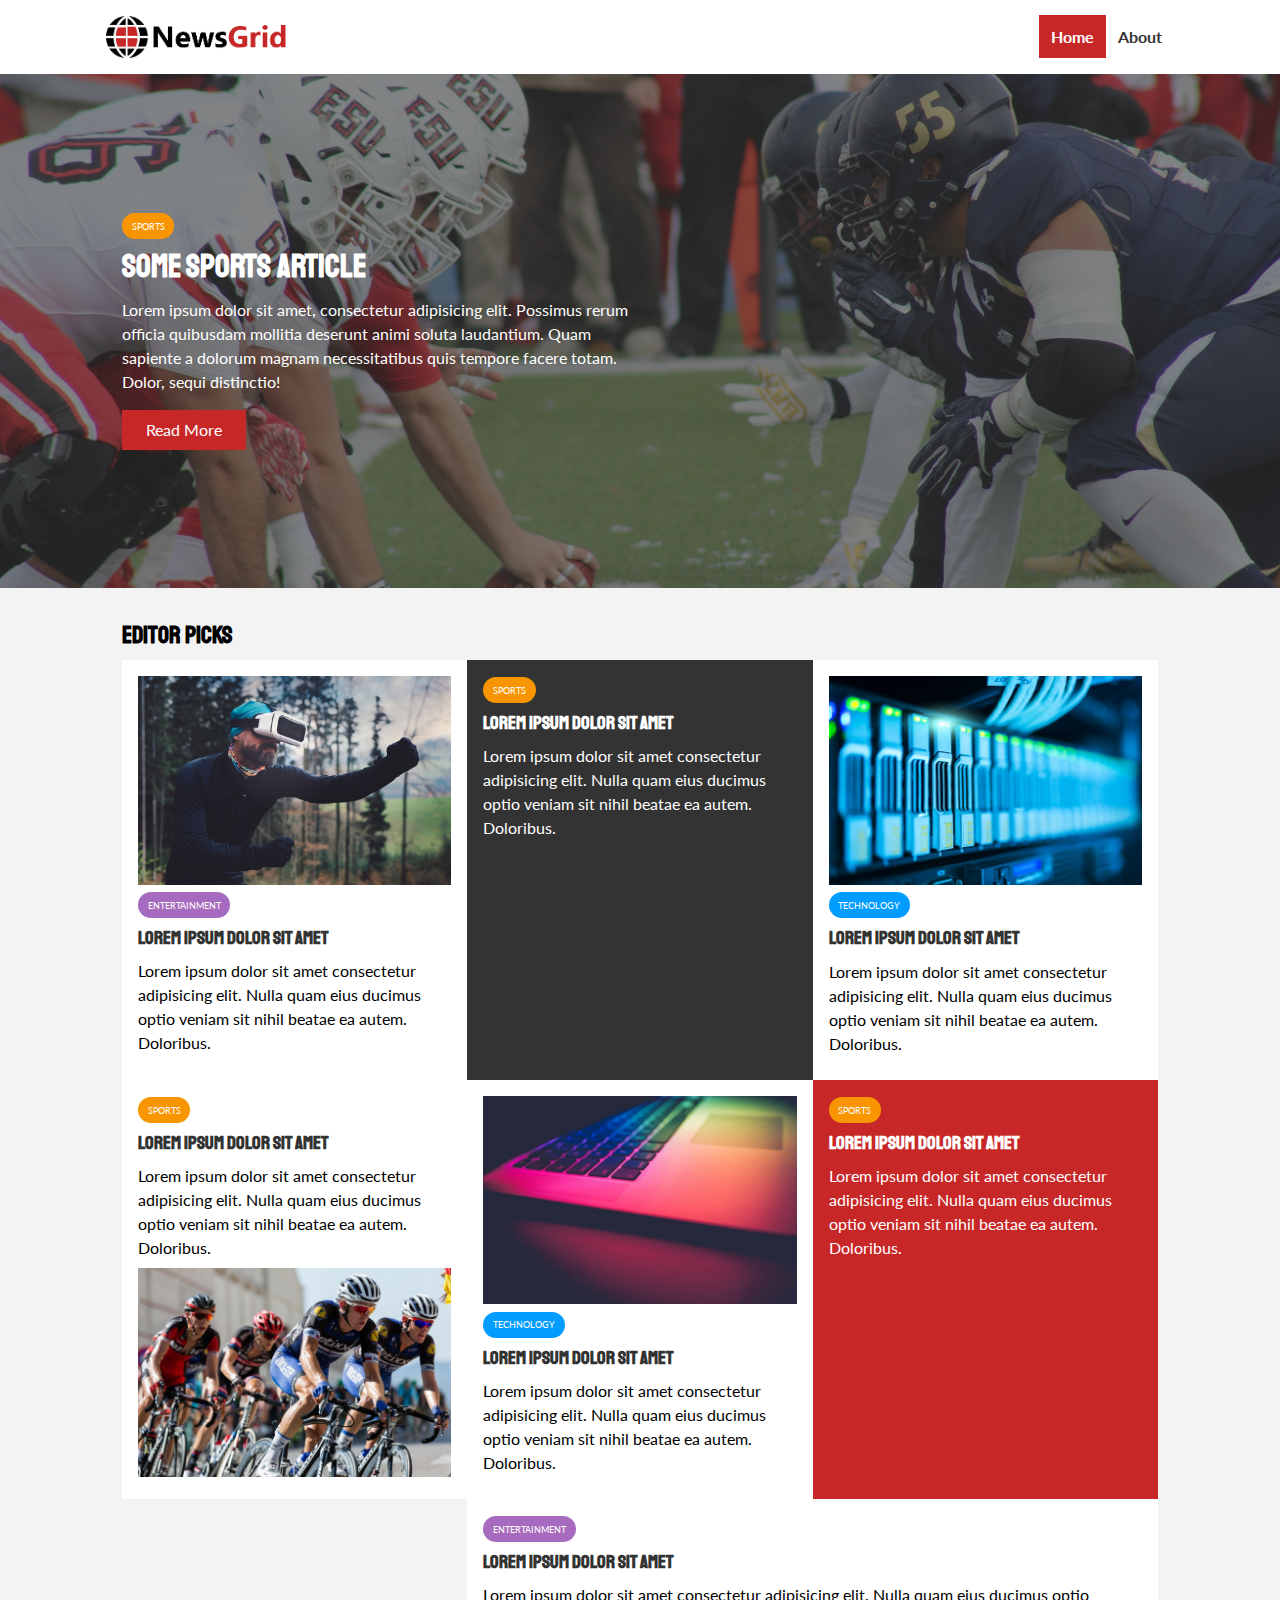
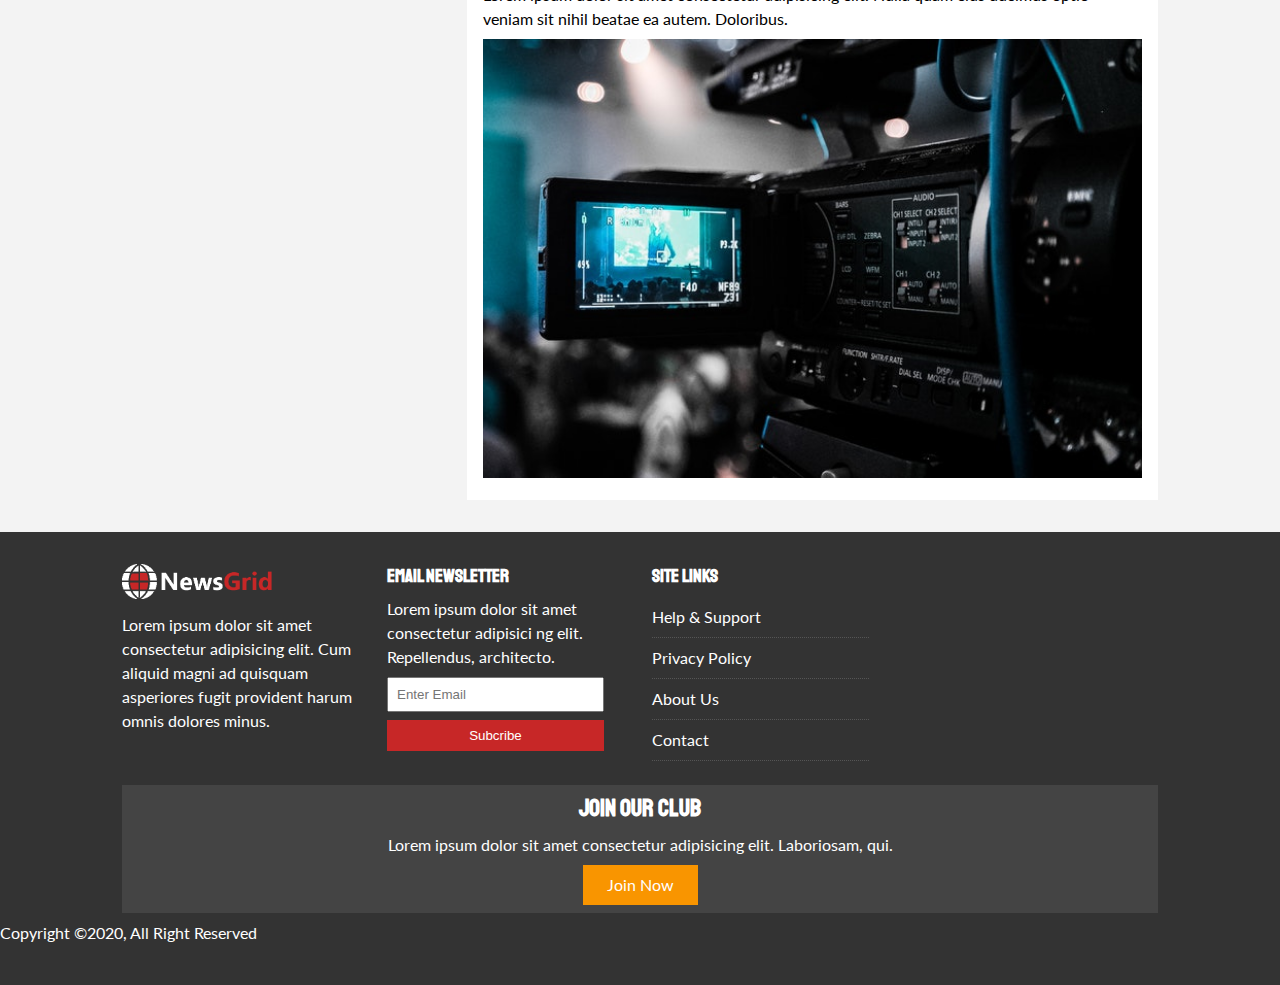
<file: index.html>
<!DOCTYPE html>
<html lang="en">

<head>
    <meta charset="UTF-8">
    <meta name="viewport" content="width=device-width, initial-scale=1.0">
    <meta http-equiv="X-UA-Compatible" content="ie=edge">
    <link rel="stylesheet" href="https://use.fontawesome.com/releases/v5.6.3/css/all.css" integrity="sha384-UHRtZLI+pbxtHCWp1t77Bi1L4ZtiqrqD80Kn4Z8NTSRyMA2Fd33n5dQ8lWUE00s/" crossorigin="anonymous">
    <link href="https://fonts.googleapis.com/css?family=Lato|Staatliches" rel="stylesheet">
    <link rel="stylesheet" href="css/style.css">
    <link rel="stylesheet" media="screen and (max-width: 768px)" href="css/mobile.css">
    <link rel="shortcut icon" type="image/x-icon" href="favicon.ico">
    <title>NewsGrid | Latest News</title>
</head>

<body>
    <nav id="main-nav">
        <div class="container">
            <img src="image_resources/logo.png" alt="NewsGrid" class="logo">
            <div class="social">
                <a href="http://facebook.com" target="_blank"><i class="fab fa-facebook fa-2x"></i></a>
                <a href="http://twitter.com" target="_blank"><i class="fab fa-twitter fa-2x"></i></a>
                <a href="http://instagram.com" target="_blank"><i class="fab fa-instagram fa-2x"></i></a>
                <a href="http://youtube.com" target="_blank"><i class="fab fa-youtube fa-2x"></i></a>
            </div>
            <ul>
                <li><a class="current" href="index.html">Home</a></li>
                <li><a href="about.html">About</a></li>
            </ul>
        </div>
    </nav>

    <!-- Showcase -->
    <header id="showcase">
        <div class="container">
            <div class="showcase-container">
                <div class="showcase-content">
                    <div class="category category-sports">Sports</div>
                    <h1>Some Sports Article</h1>
                    <p>Lorem ipsum dolor sit amet, consectetur adipisicing elit. Possimus rerum officia quibusdam mollitia deserunt animi soluta laudantium. Quam sapiente a dolorum magnam necessitatibus quis tempore facere totam. Dolor, sequi distinctio!</p>
                    <a href="article.html" class="btn btn-primary">Read More</a>
                </div>
            </div>
        </div>
    </header>

    <!-- Home Articles -->
    <section id="home-articles" class="py-2">
        <div class="container">
            <h2>Editor Picks</h2>
            <div class="articles-container">
                <article class="card">
                    <img src="image_resources/articles/ent1.jpg" alt="">
                    <div>
                        <div class="category category-ent">Entertainment</div>
                        <h3>
                            <a href="article.html">Lorem ipsum dolor sit amet</a>
                        </h3>
                        <p>Lorem ipsum dolor sit amet consectetur adipisicing elit. Nulla quam eius ducimus optio veniam sit nihil beatae ea autem. Doloribus.</p>
                    </div>
                </article>
                <article class="card bg-dark">
                    <div class="category category-sports">Sports</div>
                    <h3>
                        <a href="article.html">Lorem ipsum dolor sit amet</a>
                    </h3>
                    <p>Lorem ipsum dolor sit amet consectetur adipisicing elit. Nulla quam eius ducimus optio veniam sit nihil beatae ea autem. Doloribus.</p>
                </article>
                <article class="card">
                    <img src="image_resources/articles/tech1.jpg" alt="">
                    <div class="category category-tech">Technology</div>
                    <h3>
                        <a href="article.html">Lorem ipsum dolor sit amet</a>
                    </h3>
                    <p>Lorem ipsum dolor sit amet consectetur adipisicing elit. Nulla quam eius ducimus optio veniam sit nihil beatae ea autem. Doloribus.</p>
                </article>
                <article class="card">
                    <div class="category category-sports">Sports</div>
                    <h3>
                        <a href="article.html">Lorem ipsum dolor sit amet</a>
                    </h3>
                    <p>Lorem ipsum dolor sit amet consectetur adipisicing elit. Nulla quam eius ducimus optio veniam sit nihil beatae ea autem. Doloribus.</p>
                    <img src="image_resources/articles/sports1.jpg" alt="">
                </article>
                <article class="card">
                    <img src="image_resources/articles/tech2.jpg" alt="">
                    <div class="category category-tech">Technology</div>
                    <h3>
                        <a href="article.html">Lorem ipsum dolor sit amet</a>
                    </h3>
                    <p>Lorem ipsum dolor sit amet consectetur adipisicing elit. Nulla quam eius ducimus optio veniam sit nihil beatae ea autem. Doloribus.</p>
                </article>
                <article class="card bg-primary">
                    <div class="category category-sports">Sports</div>
                    <h3>
                        <a href="article.html">Lorem ipsum dolor sit amet</a>
                    </h3>
                    <p>Lorem ipsum dolor sit amet consectetur adipisicing elit. Nulla quam eius ducimus optio veniam sit nihil beatae ea autem. Doloribus.</p>
                </article>
                <article class="card">
                    <div>
                        <div class="category category-ent">Entertainment</div>
                        <h3>
                            <a href="article.html">Lorem ipsum dolor sit amet</a>
                        </h3>
                        <p>Lorem ipsum dolor sit amet consectetur adipisicing elit. Nulla quam eius ducimus optio veniam sit nihil beatae ea autem. Doloribus.</p>
                    </div>
                    <img src="image_resources/articles/ent2.jpg" alt="">
                </article>
            </div>
        </div>
    </section>

    <!-- Footer -->
    <footer id="main-footer" class="py-2">
        <div class="container footer-container">
            <div>
                <img src="image_resources/logo_light.png" alt="News Grid">
                <p>Lorem ipsum dolor sit amet consectetur adipisicing elit. Cum aliquid magni ad quisquam asperiores fugit provident harum omnis dolores minus.</p>
            </div>
            <div>
                <h3>Email NewsLetter</h3>
                <p>Lorem ipsum dolor sit amet consectetur adipisici ng elit. Repellendus, architecto.</p>

                <form name="contact" method="POST" data-netlify="true">
                    <input type="email" name="email" placeholder="Enter Email">
                    <input type="submit" value="Subcribe" class="btn btn-primary">
                </form>
            </div>
            <div>
                <h3>Site Links</h3>
                <ul class="list">
                    <li><a href="#">Help & Support</a></li>
                    <li><a href="#">Privacy Policy</a></li>
                    <li><a href="#">About Us</a></li>
                    <li><a href="#">Contact</a></li>
                </ul>
            </div>
            <div>
                <h2>Join Our Club</h2>
                <p>Lorem ipsum dolor sit amet consectetur adipisicing elit. Laboriosam, qui.</p>
                <a href="#" class="btn btn-secondary">Join Now</a>
            </div>

        </div>
        <div>
            <p>
                Copyright &copy;2020, All Right Reserved
            </p>
        </div>
    </footer>

</body>

</html>
</file>
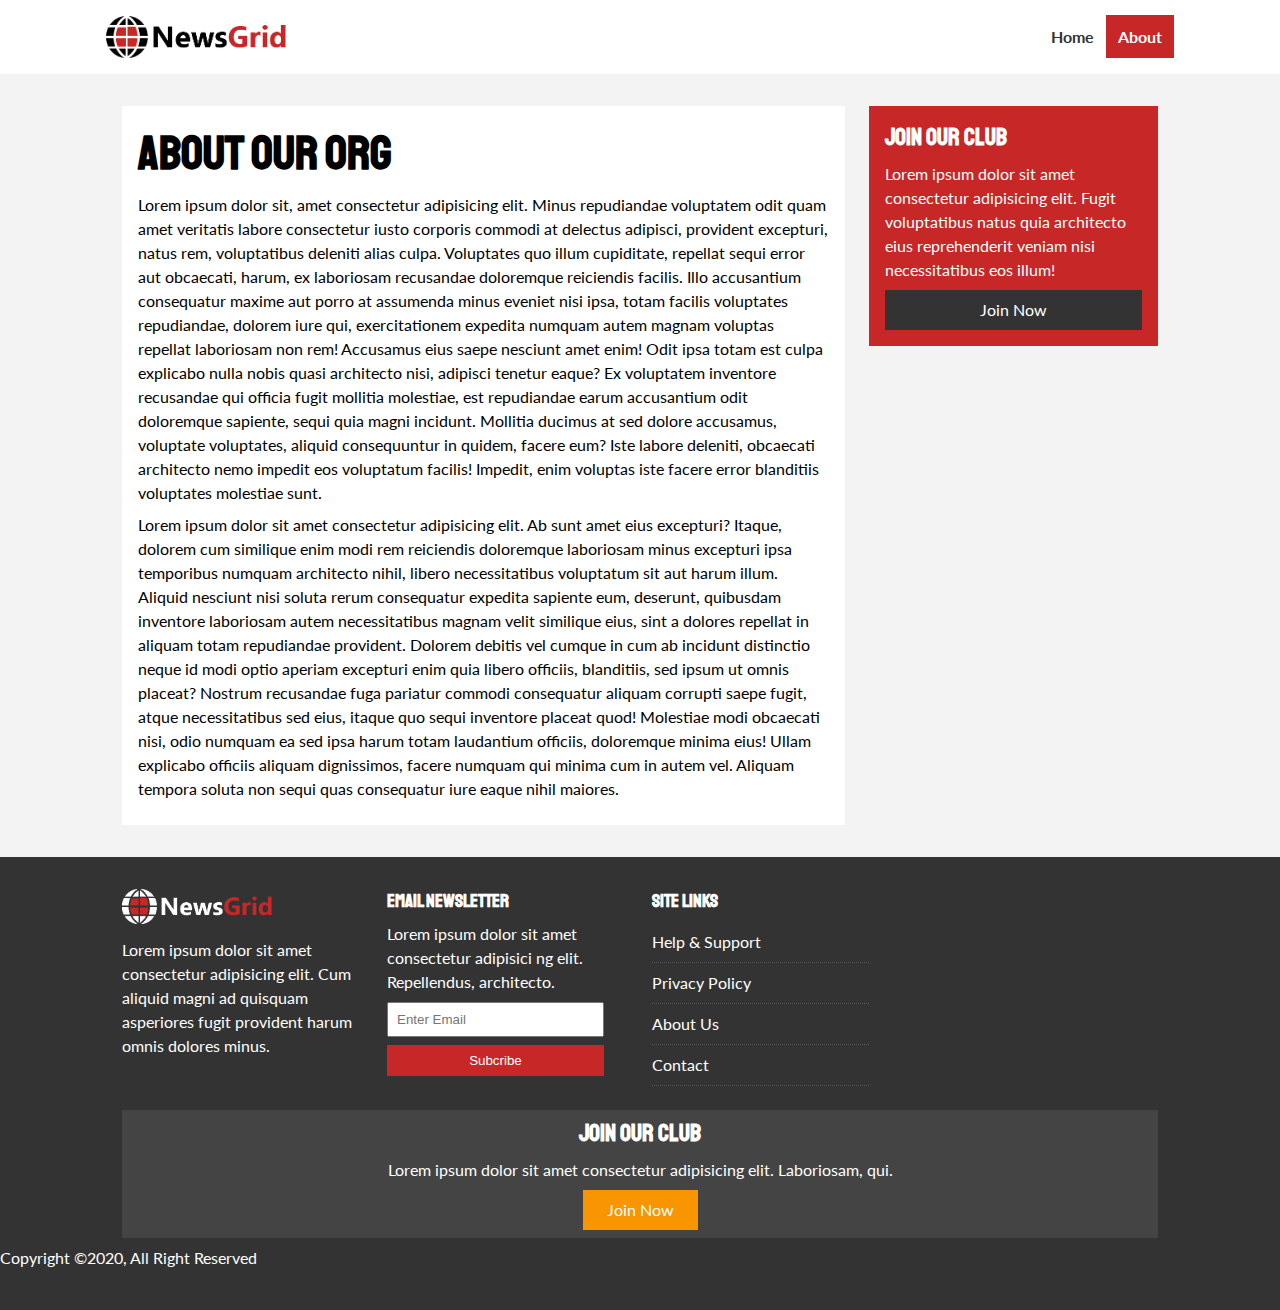
<file: about.html>
<!DOCTYPE html>
<html lang="en">

<head>
    <meta charset="UTF-8">
    <meta name="viewport" content="width=device-width, initial-scale=1.0">
    <meta http-equiv="X-UA-Compatible" content="ie=edge">
    <link rel="stylesheet" href="https://use.fontawesome.com/releases/v5.6.3/css/all.css" integrity="sha384-UHRtZLI+pbxtHCWp1t77Bi1L4ZtiqrqD80Kn4Z8NTSRyMA2Fd33n5dQ8lWUE00s/" crossorigin="anonymous">
    <link href="https://fonts.googleapis.com/css?family=Lato|Staatliches" rel="stylesheet">
    <link rel="stylesheet" href="css/style.css">
    <link rel="stylesheet" media="screen and (max-width: 768px)" href="css/mobile.css">
    <link rel="shortcut icon" type="image/x-icon" href="favicon.ico">
    <title>NewsGrid | About</title>
</head>

<body>
    <nav id="main-nav">
        <div class="container">
            <img src="image_resources/logo.png" alt="NewsGrid" class="logo">
            <div class="social">
                <a href="http://facebook.com" target="_blank"><i class="fab fa-facebook fa-2x"></i></a>
                <a href="http://twitter.com" target="_blank"><i class="fab fa-twitter fa-2x"></i></a>
                <a href="http://instagram.com" target="_blank"><i class="fab fa-instagram fa-2x"></i></a>
                <a href="http://youtube.com" target="_blank"><i class="fab fa-youtube fa-2x"></i></a>
            </div>
            <ul>
                <li><a href="index.html">Home</a></li>
                <li><a class="current" href="about.html">About</a></li>
            </ul>
        </div>
    </nav>
    <section id="about">
        <div class="container">
            <div class="page-container">
                <article class="card">
                    <h1 class="l-heading">About Our Org</h1>
                    <p>Lorem ipsum dolor sit, amet consectetur adipisicing elit. Minus repudiandae voluptatem odit quam amet veritatis labore consectetur iusto corporis commodi at delectus adipisci, provident excepturi, natus rem, voluptatibus deleniti alias
                        culpa. Voluptates quo illum cupiditate, repellat sequi error aut obcaecati, harum, ex laboriosam recusandae doloremque reiciendis facilis. Illo accusantium consequatur maxime aut porro at assumenda minus eveniet nisi ipsa, totam
                        facilis voluptates repudiandae, dolorem iure qui, exercitationem expedita numquam autem magnam voluptas repellat laboriosam non rem! Accusamus eius saepe nesciunt amet enim! Odit ipsa totam est culpa explicabo nulla nobis quasi
                        architecto nisi, adipisci tenetur eaque? Ex voluptatem inventore recusandae qui officia fugit mollitia molestiae, est repudiandae earum accusantium odit doloremque sapiente, sequi quia magni incidunt. Mollitia ducimus at sed dolore
                        accusamus, voluptate voluptates, aliquid consequuntur in quidem, facere eum? Iste labore deleniti, obcaecati architecto nemo impedit eos voluptatum facilis! Impedit, enim voluptas iste facere error blanditiis voluptates molestiae
                        sunt.
                    </p>
                    <p>Lorem ipsum dolor sit amet consectetur adipisicing elit. Ab sunt amet eius excepturi? Itaque, dolorem cum similique enim modi rem reiciendis doloremque laboriosam minus excepturi ipsa temporibus numquam architecto nihil, libero necessitatibus
                        voluptatum sit aut harum illum. Aliquid nesciunt nisi soluta rerum consequatur expedita sapiente eum, deserunt, quibusdam inventore laboriosam autem necessitatibus magnam velit similique eius, sint a dolores repellat in aliquam
                        totam repudiandae provident. Dolorem debitis vel cumque in cum ab incidunt distinctio neque id modi optio aperiam excepturi enim quia libero officiis, blanditiis, sed ipsum ut omnis placeat? Nostrum recusandae fuga pariatur commodi
                        consequatur aliquam corrupti saepe fugit, atque necessitatibus sed eius, itaque quo sequi inventore placeat quod! Molestiae modi obcaecati nisi, odio numquam ea sed ipsa harum totam laudantium officiis, doloremque minima eius!
                        Ullam explicabo officiis aliquam dignissimos, facere numquam qui minima cum in autem vel. Aliquam tempora soluta non sequi quas consequatur iure eaque nihil maiores.</p>

                </article>
                <aside class="card bg-primary">
                    <h2>Join Our Club</h2>
                    <p>Lorem ipsum dolor sit amet consectetur adipisicing elit. Fugit voluptatibus natus quia architecto eius reprehenderit veniam nisi necessitatibus eos illum!</p>
                    <a href="" class="btn btn-dark btn-block ">Join Now</a>
                </aside>
            </div>
        </div>
    </section>

    <!-- Footer -->
    <footer id="main-footer" class="py-2">
        <div class="container footer-container">
            <div>
                <img src="image_resources/logo_light.png" alt="News Grid">
                <p>Lorem ipsum dolor sit amet consectetur adipisicing elit. Cum aliquid magni ad quisquam asperiores fugit provident harum omnis dolores minus.</p>
            </div>
            <div>
                <h3>Email NewsLetter</h3>
                <p>Lorem ipsum dolor sit amet consectetur adipisici ng elit. Repellendus, architecto.</p>

                <form name="contact" method="POST" data-netlify="true">
                    <input type="email" name="email" placeholder="Enter Email">
                    <input type="submit" value="Subcribe" class="btn btn-primary">
                </form>
            </div>
            <div>
                <h3>Site Links</h3>
                <ul class="list">
                    <li><a href="#">Help & Support</a></li>
                    <li><a href="#">Privacy Policy</a></li>
                    <li><a href="#">About Us</a></li>
                    <li><a href="#">Contact</a></li>
                </ul>
            </div>
            <div>
                <h2>Join Our Club</h2>
                <p>Lorem ipsum dolor sit amet consectetur adipisicing elit. Laboriosam, qui.</p>
                <a href="#" class="btn btn-secondary">Join Now</a>
            </div>

        </div>
        <div>
            <p>
                Copyright &copy;2020, All Right Reserved
            </p>
        </div>
    </footer>

</body>

</html>
</file>
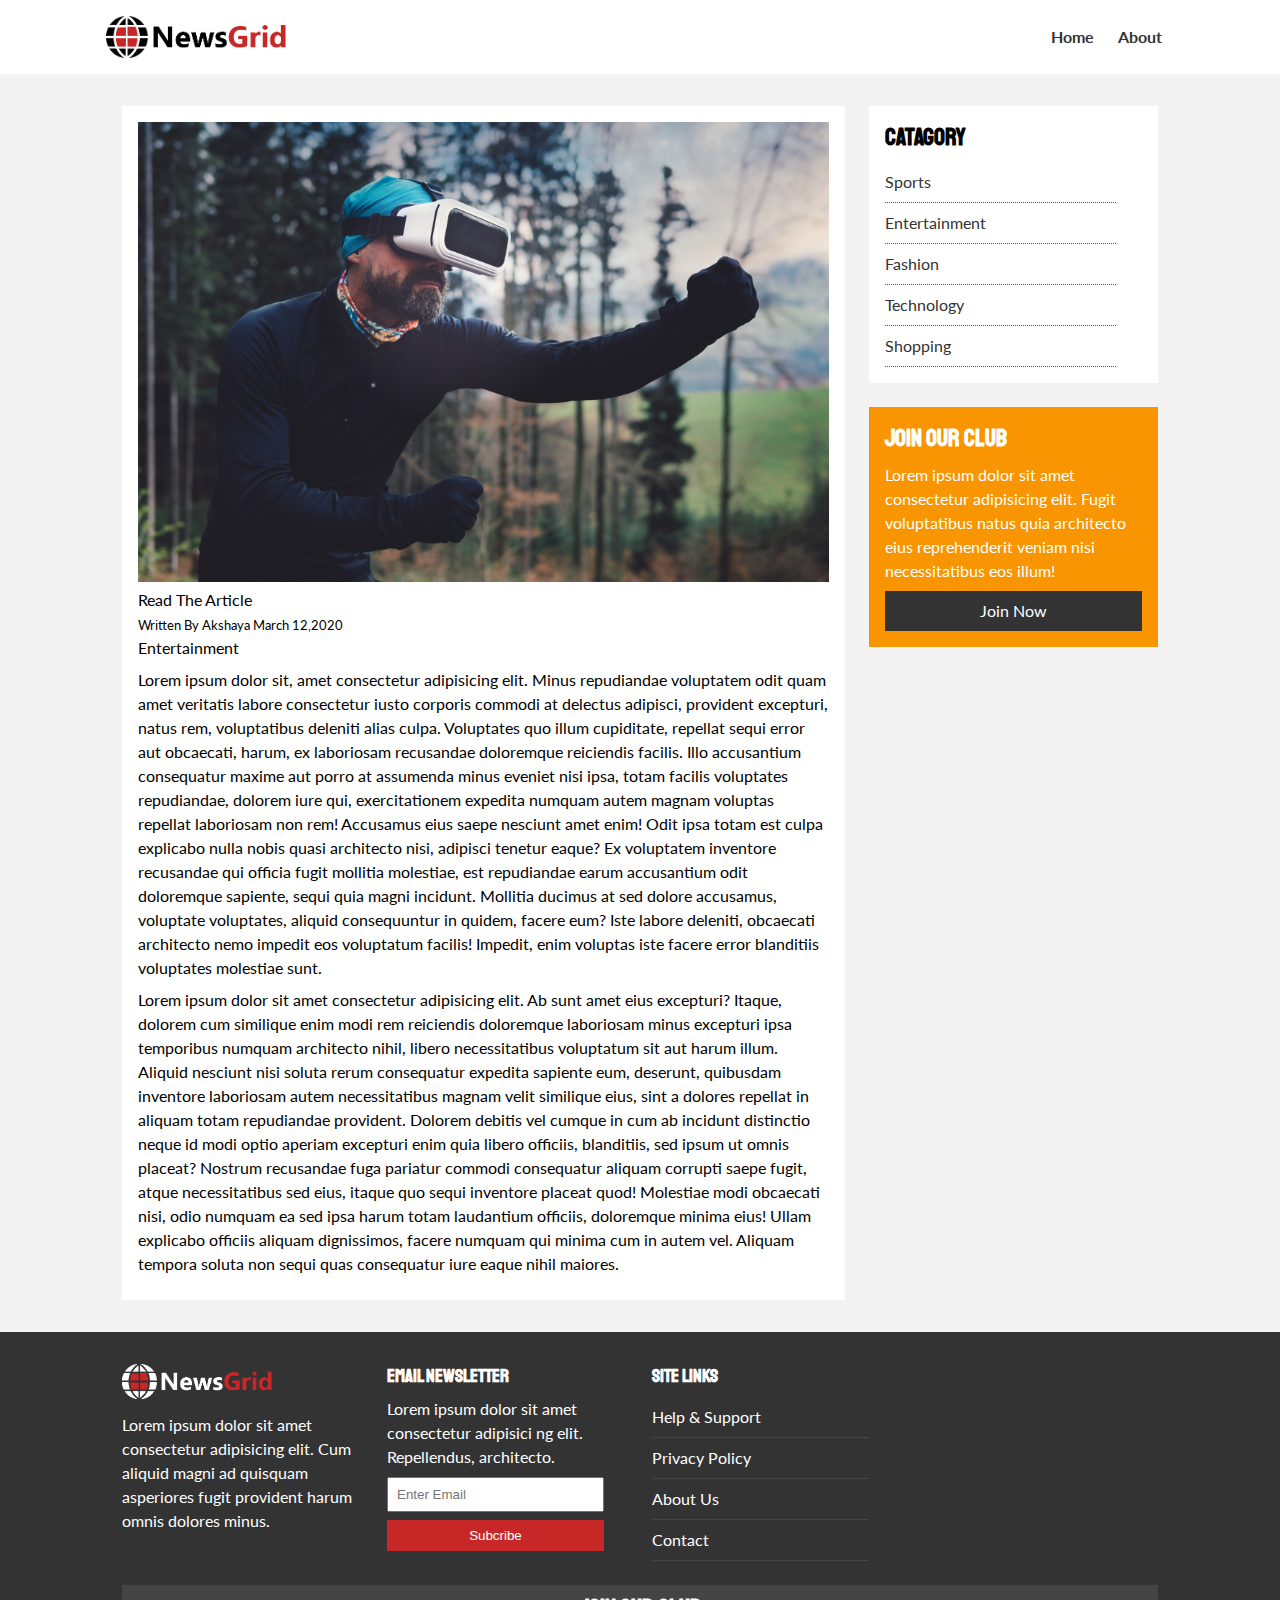
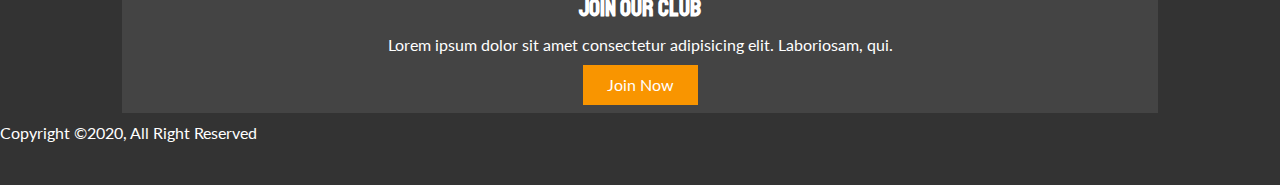
<file: article.html>
<!DOCTYPE html>
<html lang="en">

<head>
    <meta charset="UTF-8">
    <meta name="viewport" content="width=device-width, initial-scale=1.0">
    <meta http-equiv="X-UA-Compatible" content="ie=edge">
    <link rel="stylesheet" href="https://use.fontawesome.com/releases/v5.6.3/css/all.css" integrity="sha384-UHRtZLI+pbxtHCWp1t77Bi1L4ZtiqrqD80Kn4Z8NTSRyMA2Fd33n5dQ8lWUE00s/" crossorigin="anonymous">
    <link href="https://fonts.googleapis.com/css?family=Lato|Staatliches" rel="stylesheet">
    <link rel="stylesheet" href="css/style.css">
    <link rel="stylesheet" media="screen and (max-width: 768px)" href="css/mobile.css">
    <link rel="shortcut icon" type="image/x-icon" href="favicon.ico">
    <title>NewsGrid | Latest News</title>
</head>

<body>
    <nav id="main-nav">
        <div class="container">
            <img src="image_resources/logo.png" alt="NewsGrid" class="logo">
            <div class="social">
                <a href="http://facebook.com" target="_blank"><i class="fab fa-facebook fa-2x"></i></a>
                <a href="http://twitter.com" target="_blank"><i class="fab fa-twitter fa-2x"></i></a>
                <a href="http://instagram.com" target="_blank"><i class="fab fa-instagram fa-2x"></i></a>
                <a href="http://youtube.com" target="_blank"><i class="fab fa-youtube fa-2x"></i></a>
            </div>
            <ul>
                <li><a href="index.html">Home</a></li>
                <li><a href="about.html">About</a></li>
            </ul>
        </div>
    </nav>
    <section id="article ">
        <div class="container">
            <div class="page-container">
                <article class="card">
                    <img src="image_resources/articles/ent1.jpg" <h1 class="l-heading">Read The Article</h1>
                    <div class="meta">
                        <small>
                            <i class="fas fas-user"></i>Written By Akshaya March 12,2020
                        </small>
                        <div class="catagory catagory-ent">Entertainment</div>
                    </div>
                    <p>Lorem ipsum dolor sit, amet consectetur adipisicing elit. Minus repudiandae voluptatem odit quam amet veritatis labore consectetur iusto corporis commodi at delectus adipisci, provident excepturi, natus rem, voluptatibus deleniti alias
                        culpa. Voluptates quo illum cupiditate, repellat sequi error aut obcaecati, harum, ex laboriosam recusandae doloremque reiciendis facilis. Illo accusantium consequatur maxime aut porro at assumenda minus eveniet nisi ipsa, totam
                        facilis voluptates repudiandae, dolorem iure qui, exercitationem expedita numquam autem magnam voluptas repellat laboriosam non rem! Accusamus eius saepe nesciunt amet enim! Odit ipsa totam est culpa explicabo nulla nobis quasi
                        architecto nisi, adipisci tenetur eaque? Ex voluptatem inventore recusandae qui officia fugit mollitia molestiae, est repudiandae earum accusantium odit doloremque sapiente, sequi quia magni incidunt. Mollitia ducimus at sed dolore
                        accusamus, voluptate voluptates, aliquid consequuntur in quidem, facere eum? Iste labore deleniti, obcaecati architecto nemo impedit eos voluptatum facilis! Impedit, enim voluptas iste facere error blanditiis voluptates molestiae
                        sunt.
                    </p>
                    <p>Lorem ipsum dolor sit amet consectetur adipisicing elit. Ab sunt amet eius excepturi? Itaque, dolorem cum similique enim modi rem reiciendis doloremque laboriosam minus excepturi ipsa temporibus numquam architecto nihil, libero necessitatibus
                        voluptatum sit aut harum illum. Aliquid nesciunt nisi soluta rerum consequatur expedita sapiente eum, deserunt, quibusdam inventore laboriosam autem necessitatibus magnam velit similique eius, sint a dolores repellat in aliquam
                        totam repudiandae provident. Dolorem debitis vel cumque in cum ab incidunt distinctio neque id modi optio aperiam excepturi enim quia libero officiis, blanditiis, sed ipsum ut omnis placeat? Nostrum recusandae fuga pariatur commodi
                        consequatur aliquam corrupti saepe fugit, atque necessitatibus sed eius, itaque quo sequi inventore placeat quod! Molestiae modi obcaecati nisi, odio numquam ea sed ipsa harum totam laudantium officiis, doloremque minima eius!
                        Ullam explicabo officiis aliquam dignissimos, facere numquam qui minima cum in autem vel. Aliquam tempora soluta non sequi quas consequatur iure eaque nihil maiores.</p>

                </article>
                <aside id="catagory" class="card">

                    <h2>catagory</h2>
                    <ul class="list" class="list">
                        <li><a href="#"><i class="fas fa-chevron-right"></i>Sports</a></li>
                        <li><a href="#"><i class="fas fa-chevron-right"></i>Entertainment</a></li>
                        <li><a href="#"><i class="fas fa-chevron-right"></i>Fashion</a></li>
                        <li><a href="#"><i class="fas fa-chevron-right"></i>Technology</a></li>
                        <li><a href="#"><i class="fas fa-chevron-right"></i>Shopping</a></li>

                    </ul>
                </aside>
                <aside class="card bg-secondary">
                    <h2>Join Our Club</h2>
                    <p>Lorem ipsum dolor sit amet consectetur adipisicing elit. Fugit voluptatibus natus quia architecto eius reprehenderit veniam nisi necessitatibus eos illum!</p>
                    <a href="" class="btn btn-dark btn-block ">Join Now</a>
                </aside>
            </div>
        </div>
    </section>

    <!-- Footer -->
    <footer id="main-footer" class="py-2">
        <div class="container footer-container">
            <div>
                <img src="image_resources/logo_light.png" alt="News Grid">
                <p>Lorem ipsum dolor sit amet consectetur adipisicing elit. Cum aliquid magni ad quisquam asperiores fugit provident harum omnis dolores minus.</p>
            </div>
            <div>
                <h3>Email NewsLetter</h3>
                <p>Lorem ipsum dolor sit amet consectetur adipisici ng elit. Repellendus, architecto.</p>

                <form name="contact" method="POST" data-netlify="true">
                    <input type="email" name="email" placeholder="Enter Email">
                    <input type="submit" value="Subcribe" class="btn btn-primary">
                </form>
            </div>
            <div>
                <h3>Site Links</h3>
                <ul class="list">
                    <li><a href="#">Help & Support</a></li>
                    <li><a href="#">Privacy Policy</a></li>
                    <li><a href="#">About Us</a></li>
                    <li><a href="#">Contact</a></li>
                </ul>
            </div>
            <div>
                <h2>Join Our Club</h2>
                <p>Lorem ipsum dolor sit amet consectetur adipisicing elit. Laboriosam, qui.</p>
                <a href="#" class="btn btn-secondary">Join Now</a>
            </div>

        </div>
        <div>
            <p>
                Copyright &copy;2020, All Right Reserved
            </p>
        </div>
    </footer>

</body>

</html>
</file>
<file: css/style.css>
:root {
    --primary-color: #c72727;
    --secondary-color: #f99500;
    --light-color: #f3f3f3;
    --dark-color: #333;
    --max-width: 1100px;
}

.category {
    --sport-color: #f99500;
    --ent-color: #a66bbe;
    --tech-color: #009cff;
}

* {
    margin: 0;
    padding: 0;
    box-sizing: border-box;
}

body {
    font-family: 'Lato', sans-serif;
    line-height: 1.5;
    background: var(--light-color);
}

a {
    color: #333;
    text-decoration: none;
}

ul {
    list-style: none;
}

p {
    margin: .5rem 0;
}

img {
    width: 100%;
}

h1,
h2,
h3,
h4,
h5,
h6 {
    font-family: 'Staatliches', cursive;
    margin-bottom: .55rem;
    line-height: 1.3;
}

.container {
    max-width: var(--max-width);
    margin: auto;
    padding: 0 2rem;
    overflow: hidden;
}

.category {
    display: inline-block;
    color: #fff;
    font-size: 0.55rem;
    text-transform: uppercase;
    padding: 0.4rem 0.6rem;
    border-radius: 15px;
    margin-bottom: 0.5rem;
}

.category-sports {
    background: var(--sport-color)
}

.category-ent {
    background: var(--ent-color)
}

.category-tech {
    background: var(--tech-color)
}

.btn {
    display: inline-block;
    border: none;
    background: var(--dark-color);
    color: #fff;
    padding: 0.5rem 1.5rem;
}

.btn-light {
    background: var(--light-color)
}

.btn-primary {
    background: var(--primary-color)
}

.btn-secondary {
    background: var(--secondary-color)
}

.btn-block {
    display: block;
    width: 100%;
    text-align: center;
}

.btn:hover {
    opacity: 0.9;
}

.card {
    background: #fff;
    padding: 1rem;
}

.bg-dark {
    background: var(--dark-color);
    color: #fff;
}

.bg-primary {
    background: var(--primary-color);
    color: #fff;
}

.bg-secondary {
    background: var(--secondary-color);
    color: #fff;
}

.bg-dark h1,
.bg-dark h2,
.bg-dark h3,
.bg-dark a,
.bg-secondary h1,
.bg-secondary h2,
.bg-secondary h3,
.bg-secondary a,
.bg-primary h1,
.bg-primary h2,
.bg-primary h3,
.bg-primary a {
    color: #fff;
}

.py-1 {
    padding: 1.5rem 0;
}

.py-2 {
    padding: 2rem 0;
}

.py-3 {
    padding: 3rem 0;
}

.p-1 {
    padding: 1.5rem;
}

.p-2 {
    padding: 2rem;
}

.p-3 {
    padding: 3rem;
}

.l-heading {
    font-size: 3rem;
}

.list li {
    padding: .5rem 0;
    border-bottom: #555 dotted 1px;
    width: 90%;
}

.list li a:hover {
    color: var(--primary-color)!important;
}

.page-container {
    display: grid;
    grid-template-columns: 5fr 2fr;
    margin: 2rem 0;
    grid-gap: 1.5rem;
}

.page-container>*:first-child {
    grid-row: 1 / span 3;
}

.btn-block {
    display: block;
    width: 100%;
    text-align: center;
}

#main-nav {
    background: #fff;
    position: sticky;
    top: 0;
    z-index: 2;
}

#main-nav .container {
    display: grid;
    grid-template-columns: 6fr 3fr 2fr;
    padding: 1rem;
    align-items: center;
}

#main-nav .logo {
    width: 180px;
}

#main-nav ul {
    justify-self: end;
    display: flex;
}

#main-nav ul a {
    padding: 0.75rem;
    font-weight: bold;
}

#main-nav ul li a.current {
    background: var(--primary-color);
    color: #fff;
}

#main-nav ul li a:hover {
    background: var(--light-color);
    color: var(--dark-color);
}

#main-nav .social {
    justify-self: center;
}

#main-nav .social i {
    color: #777;
    margin-right: .5rem;
}

#showcase {
    color: #fff;
    background: #333;
    padding: 2rem;
    position: relative;
}

#showcase:before {
    content: '';
    background: url('../image_resources/featured.jpg') no-repeat center center/cover;
    position: absolute;
    top: 0;
    left: 0;
    width: 100%;
    height: 100%;
    opacity: 0.4;
}

#showcase .showcase-container {
    display: grid;
    grid-template-columns: repeat(2, 1fr);
    justify-content: center;
    align-items: center;
    height: 50vh;
}

#showcase .showcase-content {
    z-index: 1;
}

#showcase .showcase-content p {
    margin-bottom: 1rem;
}

#home-articles .articles-container {
    display: grid;
    grid-template-columns: repeat(3, 1fr);
    grid-gap: 1 rem;
}

#home-articles .articles-container>*:first-child #home-articles .articles-container>*:last-child {
    display: grid;
    grid-template-columns: repeat(2, 1fr);
    grid-gap: 1rem;
    align-items: center;
    grid-column: 1 / span 2;
}

#home-articles .articles-container>*:last-child {
    grid-column: 2 / span 2;
}

#article .meta {
    display: flex;
    justify-content: space-between;
    align-items: center;
    background: #eee;
    padding: 0.5rem;
}

#article .meta .category {
    margin-top: 0.4rem;
}

#main-footer {
    background: var(--dark-color);
    color: #fff;
}

#main-footer img {
    width: 150px;
}

#main-footer a {
    color: #fff;
}

#main-footer .footer-container {
    display: grid;
    grid-template-columns: repeat(4, 1fr);
    grid-gap: 1.5rem;
}

#main-footer .footer-container>*:last-child {
    background: #444;
    grid-column: 1 / span 4;
    padding: .5rem;
    text-align: center;
    font-size: 0.75;
}

#main-footer .footer-container input[type='email'] {
    width: 90%;
    padding: 0.5rem;
    margin-bottom: 0.5rem;
}

#main-footer .footer-container input[type='submit'] {
    width: 90%;
}
</file>
<file: css/mobile.css>
#main-nav .social {
     display: none;
 }
 
 #main-nav .container {
     grid-template-columns: 1fr;
     grid-gap: 1.2rem;
 }
 
 #main-nav ul,
 #main-nav .logo {
     justify-self: center;
 }
 
 #main-nav ul li a {
     padding: 0.50rem;
 }
 
 #home-articles .articles-container {
     grid-template-columns: repeat(2, 1fr);
 }
 
 #home-articles .articles-container>*:first-child #home-articles .articles-container>*:last-child {
     grid-template-columns: 1fr;
     ;
     grid-column: 1;
 }
 
 @media(max-width: 600px) {
     #showcase .showcase-container,
     #home-articles .articles-container {
         grid-template-columns: 1fr;
     }
     #main-footer .footer-container>*:last-child {
         grid-column: 1;
     }
 }
 
 #main-footer .footer-container>*:first-child,
 #main-footer .footer-container>*:nth-child(2) {
     border-bottom: #444 dotted 1px;
     padding-bottom: 1rem;
 }
 
 .page-container {
     grid-template-columns: 1fr;
     text-align: center;
 }
 
 .page-container>*:first-child {
     grid-row: 1;
 }
</file>
